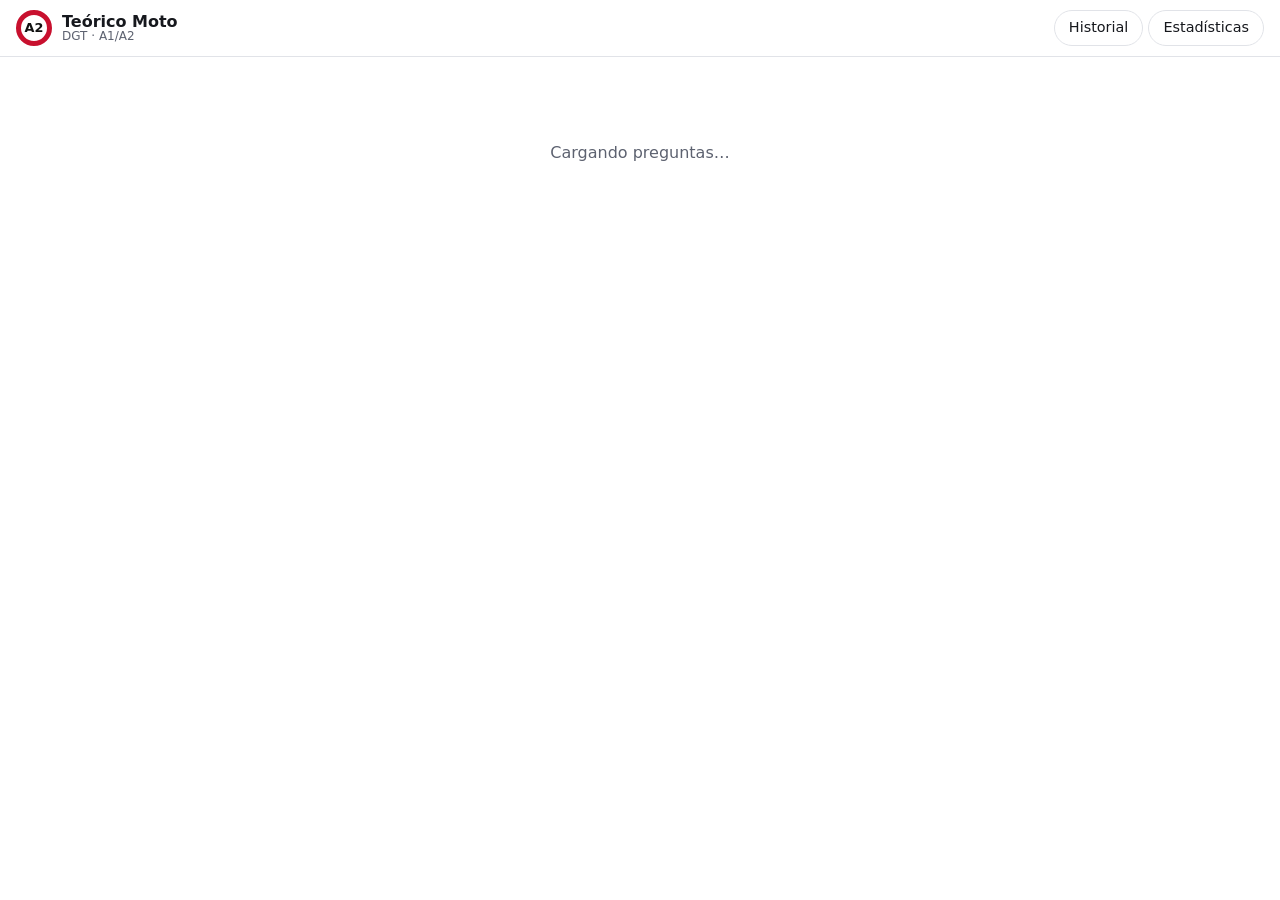
<file: index.html>
<!doctype html>
<html lang="es">
<head>
  <meta charset="utf-8">
  <meta name="viewport" content="width=device-width, initial-scale=1">
  <title>Teórico Moto A2</title>
  <meta http-equiv="refresh" content="0; url=03.%20Execution/code/">
  <style>body{font-family:system-ui,sans-serif;background:#fff;color:#16181d;padding:24px 16px}a{color:inherit}</style>
</head>
<body>
  <p>Abriendo la app… Si no carga, <a href="03.%20Execution/code/">entra aquí</a>.</p>
</body>
</html>
</file>
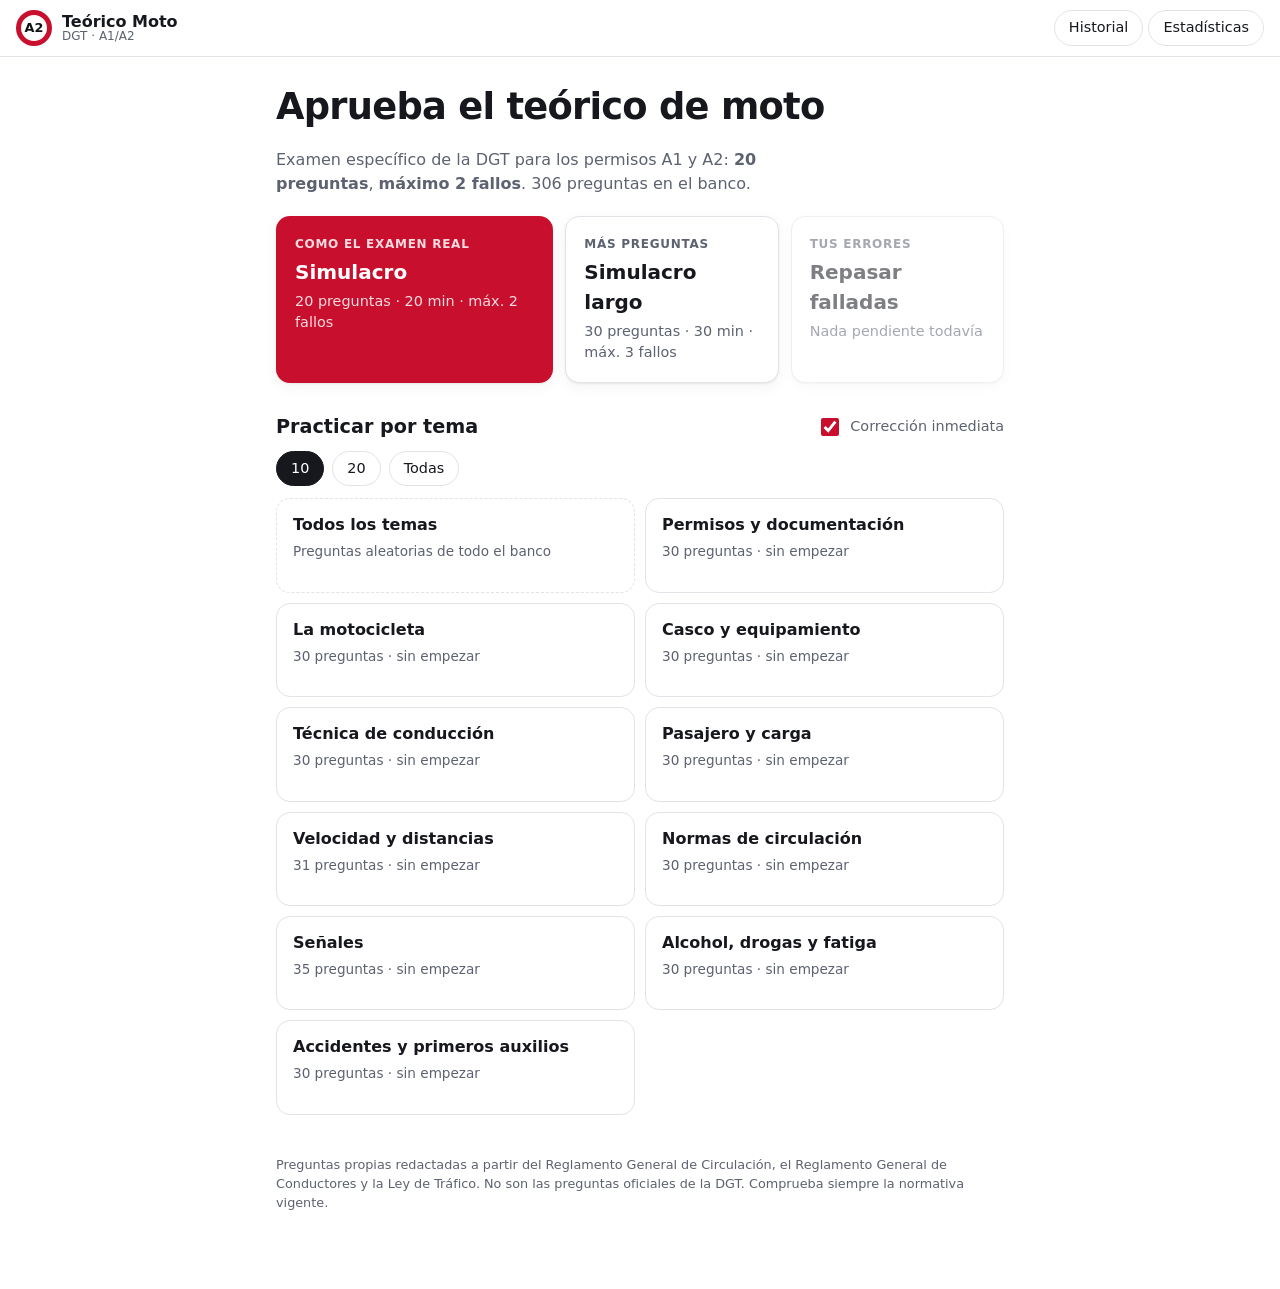
<file: 03. Execution/code/index.html>
<!doctype html>
<html lang="es">
<head>
  <meta charset="utf-8">
  <meta name="viewport" content="width=device-width, initial-scale=1, viewport-fit=cover">
  <title>Teórico Moto A2</title>
  <meta name="description" content="Entrenador para el examen teórico de moto de la DGT (permisos A1 y A2): práctica por temas, simulacros y corrección explicada.">
  <meta name="theme-color" content="#ffffff">
  <link rel="icon" href="data:image/svg+xml,<svg xmlns='http://www.w3.org/2000/svg' viewBox='0 0 100 100'><circle cx='50' cy='50' r='46' fill='%23c8102e'/><circle cx='50' cy='50' r='35' fill='white'/><text x='50' y='64' font-family='Arial' font-weight='700' font-size='38' text-anchor='middle'>A2</text></svg>">
  <link rel="stylesheet" href="css/styles.css?v=3">
</head>
<body>
  <header class="topbar">
    <button class="brand" data-go="home" aria-label="Inicio">
      <span class="brand-mark">A2</span>
      <span class="brand-text">Teórico Moto <small>DGT · A1/A2</small></span>
    </button>
    <nav class="topnav">
      <button data-go="history">Historial</button>
      <button data-go="stats">Estadísticas</button>
    </nav>
  </header>

  <main id="app" tabindex="-1">
    <p class="loading">Cargando preguntas…</p>
  </main>

  <div id="modal" class="modal" hidden>
    <div class="modal-card" role="dialog" aria-modal="true" aria-labelledby="modal-title">
      <h2 id="modal-title"></h2>
      <p id="modal-body"></p>
      <div class="modal-actions">
        <button class="btn ghost" data-modal="cancel">Cancelar</button>
        <button class="btn primary" data-modal="ok">Aceptar</button>
      </div>
    </div>
  </div>

  <script type="module" src="scripts/app.js?v=3"></script>
</body>
</html>
</file>
<file: 03. Execution/code/css/styles.css>
:root {
  --bg: #ffffff;
  --surface: #ffffff;
  --surface-2: #f2f3f5;
  --text: #16181d;
  --muted: #5d6270;
  --line: #e1e3e8;
  --accent: #c8102e;
  --accent-ink: #ffffff;
  --sign-yellow: #f6c400;
  --ok: #1d7a3e;
  --ok-bg: #e3f3e8;
  --ko: #b3261e;
  --ko-bg: #fbe5e3;
  --mid: #a86400;
  --mid-bg: #fdf0d9;
  --focus: #0055a4;
  --sunken: #f7f8fa;
  --radius: 14px;
  --shadow: 0 1px 2px rgb(0 0 0 / 0.06), 0 4px 14px rgb(0 0 0 / 0.05);
  color-scheme: light;
}

* { box-sizing: border-box; }
html { -webkit-text-size-adjust: 100%; }
body {
  margin: 0;
  background: var(--bg);
  color: var(--text);
  font: 16px/1.5 system-ui, -apple-system, "Segoe UI", Roboto, sans-serif;
}
button { font: inherit; color: inherit; cursor: pointer; }
button:disabled { cursor: not-allowed; }
:focus-visible { outline: 3px solid var(--focus); outline-offset: 2px; }
h1, h2, h3 { line-height: 1.2; margin: 0 0 .5em; }
h1 { font-size: clamp(1.6rem, 5vw, 2.3rem); letter-spacing: -0.02em; }
h2 { font-size: 1.2rem; }

/* ---------- top bar ---------- */
.topbar {
  position: sticky; top: 0; z-index: 5;
  display: flex; align-items: center; justify-content: space-between;
  padding: 10px 16px;
  background: rgb(255 255 255 / 0.92);
  backdrop-filter: blur(8px);
  border-bottom: 1px solid var(--line);
}
.brand { display: flex; align-items: center; gap: 10px; background: none; border: 0; padding: 0; text-align: left; }
.brand-mark {
  display: grid; place-items: center; width: 36px; height: 36px; border-radius: 50%;
  border: 5px solid var(--accent); background: #fff; color: #111; font-weight: 800; font-size: .8rem;
}
.brand-text { font-weight: 700; line-height: 1.1; }
.brand-text small { display: block; font-weight: 500; color: var(--muted); font-size: .75rem; }
.topnav button { background: none; border: 1px solid var(--line); border-radius: 999px; padding: 6px 14px; font-size: .9rem; }

main { max-width: 760px; margin: 0 auto; padding: 20px 16px 64px; outline: none; }
.loading { color: var(--muted); text-align: center; padding: 48px 0; }

/* ---------- buttons ---------- */
.btn {
  border-radius: 999px; padding: 12px 22px; font-weight: 650; border: 1px solid transparent;
  transition: transform .08s, background .15s;
}
.btn:active:not(:disabled) { transform: scale(.98); }
.btn.primary { background: var(--accent); color: var(--accent-ink); }
.btn.ghost { background: var(--surface); border-color: var(--line); }
.btn:disabled { opacity: .45; }
.link { background: none; border: 0; color: var(--muted); text-decoration: underline; padding: 8px 0; }
.link.danger { color: var(--ko); }

/* ---------- home ---------- */
.hero { padding: 8px 0 20px; }
.hero p { color: var(--muted); margin: 0; max-width: 56ch; }
.modes { display: grid; gap: 12px; grid-template-columns: 1fr; margin-bottom: 32px; }
@media (min-width: 620px) { .modes { grid-template-columns: 1.3fr 1fr 1fr; } }
.mode-card {
  display: flex; flex-direction: column; align-items: flex-start; gap: 4px; text-align: left;
  padding: 18px; border-radius: var(--radius); background: var(--surface);
  border: 1px solid var(--line); box-shadow: var(--shadow);
}
.mode-card.primary { background: var(--accent); color: var(--accent-ink); border-color: transparent; }
.mode-card.primary .mode-kicker, .mode-card.primary .mode-meta { color: rgb(255 255 255 / .85); }
.mode-card.warn { border-color: var(--mid); }
.mode-card:disabled { opacity: .55; }
.mode-kicker { font-size: .75rem; text-transform: uppercase; letter-spacing: .06em; color: var(--muted); font-weight: 600; }
.mode-title { font-size: 1.25rem; font-weight: 750; }
.mode-meta { font-size: .9rem; color: var(--muted); }

.section-head { display: flex; flex-wrap: wrap; align-items: center; justify-content: space-between; gap: 8px 16px; margin: 8px 0 12px; }
.section-head h2 { margin: 0; }
.switch { display: inline-flex; align-items: center; gap: 8px; font-size: .9rem; color: var(--muted); cursor: pointer; }
.switch input { width: 18px; height: 18px; accent-color: var(--accent); }

.count-pick { display: flex; gap: 8px; margin-bottom: 12px; }
.count-pick label { cursor: pointer; }
.count-pick input { position: absolute; opacity: 0; }
.count-pick span {
  display: inline-block; padding: 6px 14px; border-radius: 999px; border: 1px solid var(--line);
  background: var(--surface); font-size: .9rem;
}
.count-pick input:checked + span { background: var(--text); color: var(--bg); border-color: var(--text); }
.count-pick input:focus-visible + span { outline: 3px solid var(--focus); outline-offset: 2px; }

.temas { display: grid; gap: 10px; grid-template-columns: 1fr; }
@media (min-width: 560px) { .temas { grid-template-columns: 1fr 1fr; } }
.tema-card {
  display: flex; flex-direction: column; gap: 4px; text-align: left; padding: 14px 16px;
  background: var(--surface); border: 1px solid var(--line); border-radius: var(--radius);
}
.tema-card:hover, .mode-card:hover:not(:disabled) { border-color: var(--text); }
.tema-card.all { border-style: dashed; }
.tema-name { font-weight: 650; }
.tema-meta { font-size: .85rem; color: var(--muted); }
.bar { display: block; height: 6px; border-radius: 3px; background: var(--surface-2); overflow: hidden; margin-top: 6px; }
.bar > span { display: block; height: 100%; background: var(--text); border-radius: 3px; }
.bar.ok > span { background: var(--ok); }
.bar.mid > span { background: var(--mid); }
.bar.ko > span { background: var(--ko); }
.disclaimer { margin-top: 40px; font-size: .8rem; color: var(--muted); }

/* ---------- session ---------- */
.session-head { display: flex; align-items: center; justify-content: space-between; gap: 12px; }
.session-title { display: block; font-weight: 700; }
.session-progress { font-size: .85rem; color: var(--muted); }
.timer {
  font-variant-numeric: tabular-nums; font-weight: 750; font-size: 1.15rem;
  padding: 6px 12px; border-radius: 10px; background: var(--surface); border: 1px solid var(--line);
}
.timer.low { color: var(--ko); border-color: var(--ko); }
.progress { height: 4px; background: var(--surface-2); border-radius: 2px; margin: 12px 0 18px; overflow: hidden; }
.progress span { display: block; height: 100%; background: var(--accent); transition: width .2s; }

.question {
  background: var(--surface); border: 1px solid var(--line); border-radius: var(--radius);
  padding: 20px; box-shadow: var(--shadow);
}
.q-tema { font-size: .75rem; text-transform: uppercase; letter-spacing: .06em; color: var(--muted); font-weight: 600; }
.q-img { display: block; width: 130px; height: 130px; margin: 14px auto 6px; }
.q-img.small { width: 84px; height: 84px; margin: 8px 0; }
.question h2 { font-size: 1.15rem; font-weight: 650; margin: 10px 0 16px; }
.options { display: grid; gap: 10px; }
.option {
  display: flex; align-items: flex-start; gap: 12px; text-align: left; width: 100%;
  padding: 14px; border-radius: 12px; border: 2px solid var(--line); background: var(--surface);
  transition: border-color .12s, background .12s;
}
.option:hover:not(:disabled) { border-color: var(--muted); }
.option .letter {
  flex: none; display: grid; place-items: center; width: 28px; height: 28px; border-radius: 50%;
  background: var(--surface-2); font-weight: 700; font-size: .85rem;
}
.option.selected { border-color: var(--text); background: var(--surface-2); }
.option.selected .letter { background: var(--text); color: var(--bg); }
.option.correct { border-color: var(--ok); background: var(--ok-bg); }
.option.correct .letter { background: var(--ok); color: #fff; }
.option.wrong { border-color: var(--ko); background: var(--ko-bg); }
.option.wrong .letter { background: var(--ko); color: #fff; }
.option:disabled { cursor: default; }

.feedback { margin-top: 16px; padding: 14px 16px; border-radius: 12px; border-left: 4px solid; }
.feedback.ok { background: var(--ok-bg); border-color: var(--ok); }
.feedback.ko { background: var(--ko-bg); border-color: var(--ko); }
.feedback p { margin: 6px 0 0; }
.ref { font-size: .82rem; color: var(--muted); font-style: italic; }

.session-actions { display: flex; flex-wrap: wrap; gap: 10px; justify-content: space-between; margin: 16px 0; }
.session-actions .btn.primary { margin-left: auto; }
.qgrid { display: grid; grid-template-columns: repeat(auto-fill, minmax(40px, 1fr)); gap: 6px; margin: 8px 0 16px; }
.qgrid button {
  height: 40px; border-radius: 8px; border: 1px solid var(--line); background: var(--surface);
  font-size: .85rem; font-variant-numeric: tabular-nums;
}
.qgrid button.answered { background: var(--surface-2); font-weight: 700; }
.qgrid button.current { border: 2px solid var(--accent); }
.quit { display: block; margin: 0 auto; }

/* ---------- results ---------- */
.notice { background: var(--mid-bg); color: var(--mid); padding: 10px 14px; border-radius: 10px; font-weight: 600; }
.verdict {
  display: flex; flex-direction: column; align-items: center; gap: 2px; padding: 26px 16px;
  border-radius: var(--radius); text-align: center; border: 2px solid;
}
.verdict-word { font-size: clamp(2.2rem, 10vw, 3.4rem); font-weight: 850; letter-spacing: -0.02em; line-height: 1.1; }
.verdict.pass { background: var(--ok-bg); border-color: var(--ok); color: var(--ok); }
.verdict.fail { background: var(--ko-bg); border-color: var(--ko); color: var(--ko); }
.verdict.mid { background: var(--mid-bg); border-color: var(--mid); color: var(--mid); }
.result-meta { display: flex; justify-content: space-between; color: var(--muted); font-size: .9rem; margin: 10px 2px 16px; }
.result-actions { display: flex; flex-wrap: wrap; gap: 10px; margin-bottom: 20px; }
.by-tema { background: var(--surface); border: 1px solid var(--line); border-radius: var(--radius); padding: 12px 16px; margin-bottom: 24px; }
.by-tema summary { font-weight: 650; cursor: pointer; }
.by-tema ul { list-style: none; padding: 0; margin: 10px 0 0; }
.by-tema li { display: flex; justify-content: space-between; padding: 6px 0; border-top: 1px solid var(--line); font-size: .92rem; }
.ok { color: var(--ok); font-weight: 650; }
.ko { color: var(--ko); font-weight: 650; }

.filter { display: inline-flex; border: 1px solid var(--line); border-radius: 999px; overflow: hidden; }
.filter button { border: 0; background: var(--surface); padding: 6px 14px; font-size: .88rem; }
.filter button.active { background: var(--text); color: var(--bg); }
.reviews { display: grid; gap: 12px; }
.reviews.only-ko .review.is-ok { display: none; }
.review {
  background: var(--surface); border: 1px solid var(--line); border-left: 4px solid var(--ok);
  border-radius: var(--radius); padding: 14px 16px;
}
.review.is-ko { border-left-color: var(--ko); }
.review header { display: flex; align-items: center; gap: 10px; }
.review-num { font-weight: 750; font-variant-numeric: tabular-nums; }
.badge { margin-left: auto; font-size: .75rem; padding: 2px 10px; border-radius: 999px; }
.badge.ok { background: var(--ok-bg); }
.badge.ko { background: var(--ko-bg); }
.review h3 { font-size: 1rem; font-weight: 600; margin: 8px 0; }
.review p { margin: 4px 0; font-size: .95rem; }
.why { margin-top: 10px; padding: 10px 12px; background: var(--sunken); border-radius: 10px; font-size: .93rem; }
.why p { margin: 4px 0 0; }

/* ---------- stats ---------- */
.kpis { display: grid; grid-template-columns: 1fr 1fr; gap: 10px; margin: 8px 0 18px; }
@media (min-width: 620px) { .kpis { grid-template-columns: repeat(4, 1fr); } }
.kpi { background: var(--surface); border: 1px solid var(--line); border-radius: var(--radius); padding: 14px; display: flex; flex-direction: column; font-size: .85rem; color: var(--muted); }
.kpi-num { font-size: 1.7rem; font-weight: 800; color: var(--text); font-variant-numeric: tabular-nums; }
.kpi-num small { font-size: .9rem; color: var(--muted); font-weight: 600; }
.weak { background: var(--mid-bg); border-radius: 10px; padding: 10px 14px; margin-bottom: 20px; font-size: .95rem; }
.tema-stats, .history { list-style: none; padding: 0; margin: 0 0 24px; }
.tema-stats li { padding: 10px 0; border-bottom: 1px solid var(--line); }
.tema-stats small { color: var(--muted); }
.ts-head { display: flex; justify-content: space-between; font-weight: 600; }
.history li { display: grid; grid-template-columns: auto 1fr auto; gap: 12px; padding: 10px 0; border-bottom: 1px solid var(--line); font-size: .92rem; align-items: baseline; }
.h-date { color: var(--muted); font-variant-numeric: tabular-nums; font-size: .82rem; }
.h-score { font-variant-numeric: tabular-nums; white-space: nowrap; }
.muted { color: var(--muted); }

/* ---------- modal ---------- */
.modal { position: fixed; inset: 0; z-index: 20; display: grid; place-items: center; padding: 16px; background: rgb(0 0 0 / .45); }
.modal[hidden] { display: none; }
.modal-card { width: min(420px, 100%); background: var(--surface); border-radius: var(--radius); padding: 22px; }
.modal-card p { color: var(--muted); }
.modal-actions { display: flex; justify-content: flex-end; gap: 10px; margin-top: 16px; }

/* ---------- historial ---------- */
.small { font-size: .82rem; }
.card { background: var(--surface); border: 1px solid var(--line); border-radius: var(--radius); padding: 16px; margin-bottom: 24px; }
.card h2 small, .section-head h2 small { font-weight: 500; color: var(--muted); font-size: .85rem; margin-left: 6px; }
.progress-card { border-radius: var(--radius); padding: 18px; margin: 4px 0 20px; border: 1px solid var(--line); border-left: 5px solid var(--muted); background: var(--surface); }
.progress-card.level-ok { border-left-color: var(--ok); }
.progress-card.level-mid { border-left-color: var(--mid); }
.progress-card.level-ko { border-left-color: var(--ko); }
.level-badge { display: inline-block; font-size: .8rem; font-weight: 700; padding: 3px 12px; border-radius: 999px; background: var(--surface-2); }
.level-ok .level-badge { background: var(--ok-bg); color: var(--ok); }
.level-mid .level-badge { background: var(--mid-bg); color: var(--mid); }
.level-ko .level-badge { background: var(--ko-bg); color: var(--ko); }
.level-headline { font-size: 1.1rem; font-weight: 650; margin: 10px 0 6px; }
.progress-card ul { margin: 0; padding-left: 20px; color: var(--muted); }
.progress-card li { margin: 4px 0; }

.chart-wrap { position: relative; }
.chart { display: block; width: 100%; height: auto; overflow: visible; }
.c-grid { stroke: var(--line); stroke-width: 1; }
.c-axis { fill: var(--muted); font-size: 11px; font-variant-numeric: tabular-nums; }
.c-limit { stroke: var(--text); stroke-width: 1.5; stroke-dasharray: 5 4; }
.c-limit-label { fill: var(--text); font-size: 11px; font-weight: 600; }
.c-hit { fill: transparent; }
.c-bar { cursor: pointer; }
.c-bar.ok path { fill: var(--ok); }
.c-bar.ko path { fill: var(--ko); }
.c-bar.dim path { opacity: .35; }
.c-tip {
  position: absolute; transform: translate(-50%, calc(-100% - 8px)); pointer-events: none; white-space: nowrap;
  background: var(--text); color: #fff; font-size: .8rem; padding: 6px 10px; border-radius: 8px;
}
.chart-note { font-size: .82rem; color: var(--muted); margin: 8px 0 0; display: flex; align-items: center; gap: 6px; flex-wrap: wrap; }
.key { display: inline-block; width: 10px; height: 10px; border-radius: 3px; }
.key.ok { background: var(--ok); }
.key.ko { background: var(--ko); margin-left: 6px; }

.table-wrap { overflow-x: auto; border: 1px solid var(--line); border-radius: var(--radius); margin-bottom: 10px; }
.attempts { width: 100%; border-collapse: collapse; font-size: .9rem; min-width: 760px; }
.attempts th { text-align: left; font-size: .75rem; text-transform: uppercase; letter-spacing: .05em; color: var(--muted); font-weight: 600; background: var(--sunken); padding: 10px 12px; border-bottom: 1px solid var(--line); }
.attempts td { padding: 10px 12px; border-bottom: 1px solid var(--line); vertical-align: middle; }
.attempts tbody tr:last-child td { border-bottom: 0; }
.attempts tbody tr:hover { background: var(--sunken); }
.attempts .num { text-align: right; font-variant-numeric: tabular-nums; }
.attempts .nowrap { white-space: nowrap; }
.attempts small { color: var(--muted); }
.attempts .link { padding: 0; }
.pill { display: inline-block; font-size: .78rem; font-weight: 700; padding: 2px 10px; border-radius: 999px; background: var(--surface-2); white-space: nowrap; }
.pill.ok { background: var(--ok-bg); color: var(--ok); }
.pill.ko { background: var(--ko-bg); color: var(--ko); }

/* ---------- archivo de progreso ---------- */
.backup-status { margin: 0 0 12px; color: var(--muted); }
.backup-status strong { color: var(--text); }
.backup-actions { display: flex; flex-wrap: wrap; align-items: center; gap: 10px; }
.backup-msg:empty { display: none; }
.pill.warn { background: var(--mid-bg); color: var(--mid); }
.sync-banner {
  display: flex; flex-wrap: wrap; align-items: center; justify-content: space-between; gap: 10px;
  background: var(--mid-bg); border-radius: var(--radius); padding: 12px 16px; margin-bottom: 18px;
}
.small-btn { padding: 8px 16px; font-size: .9rem; }
</file>
